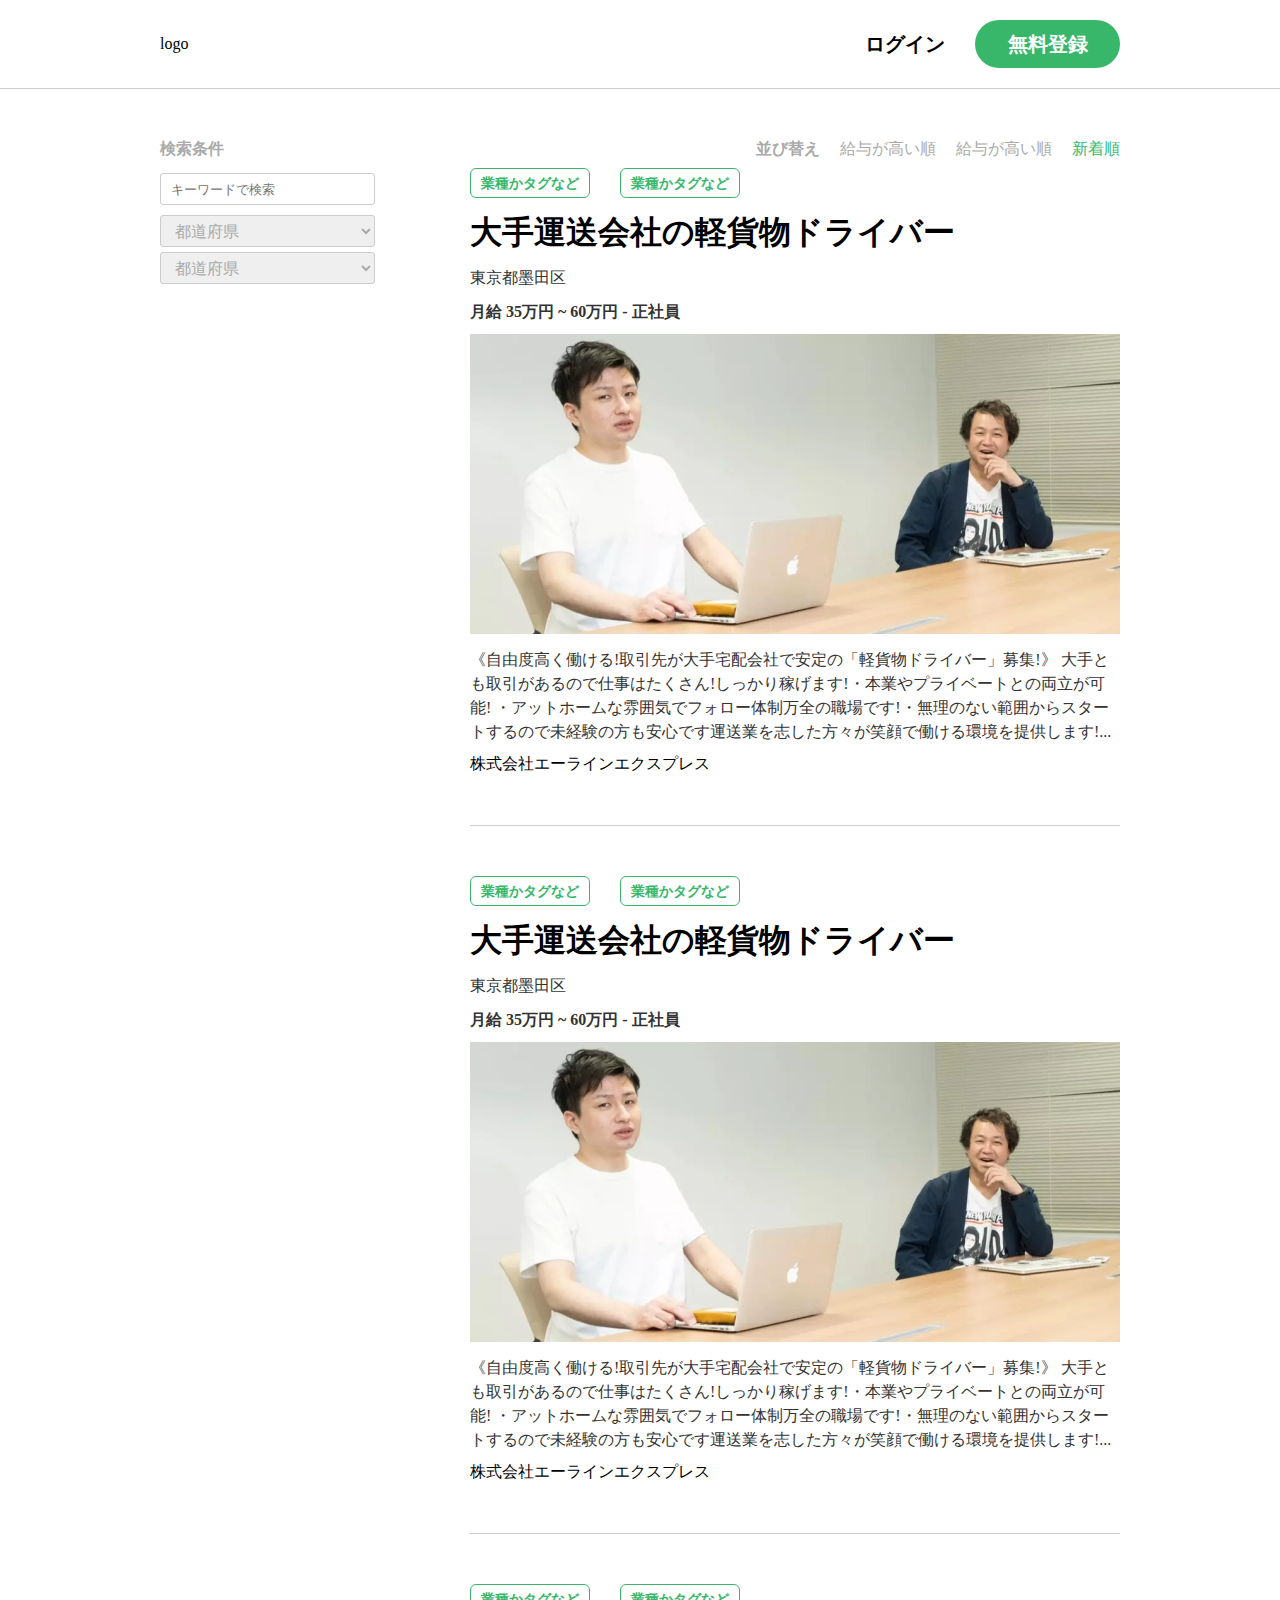
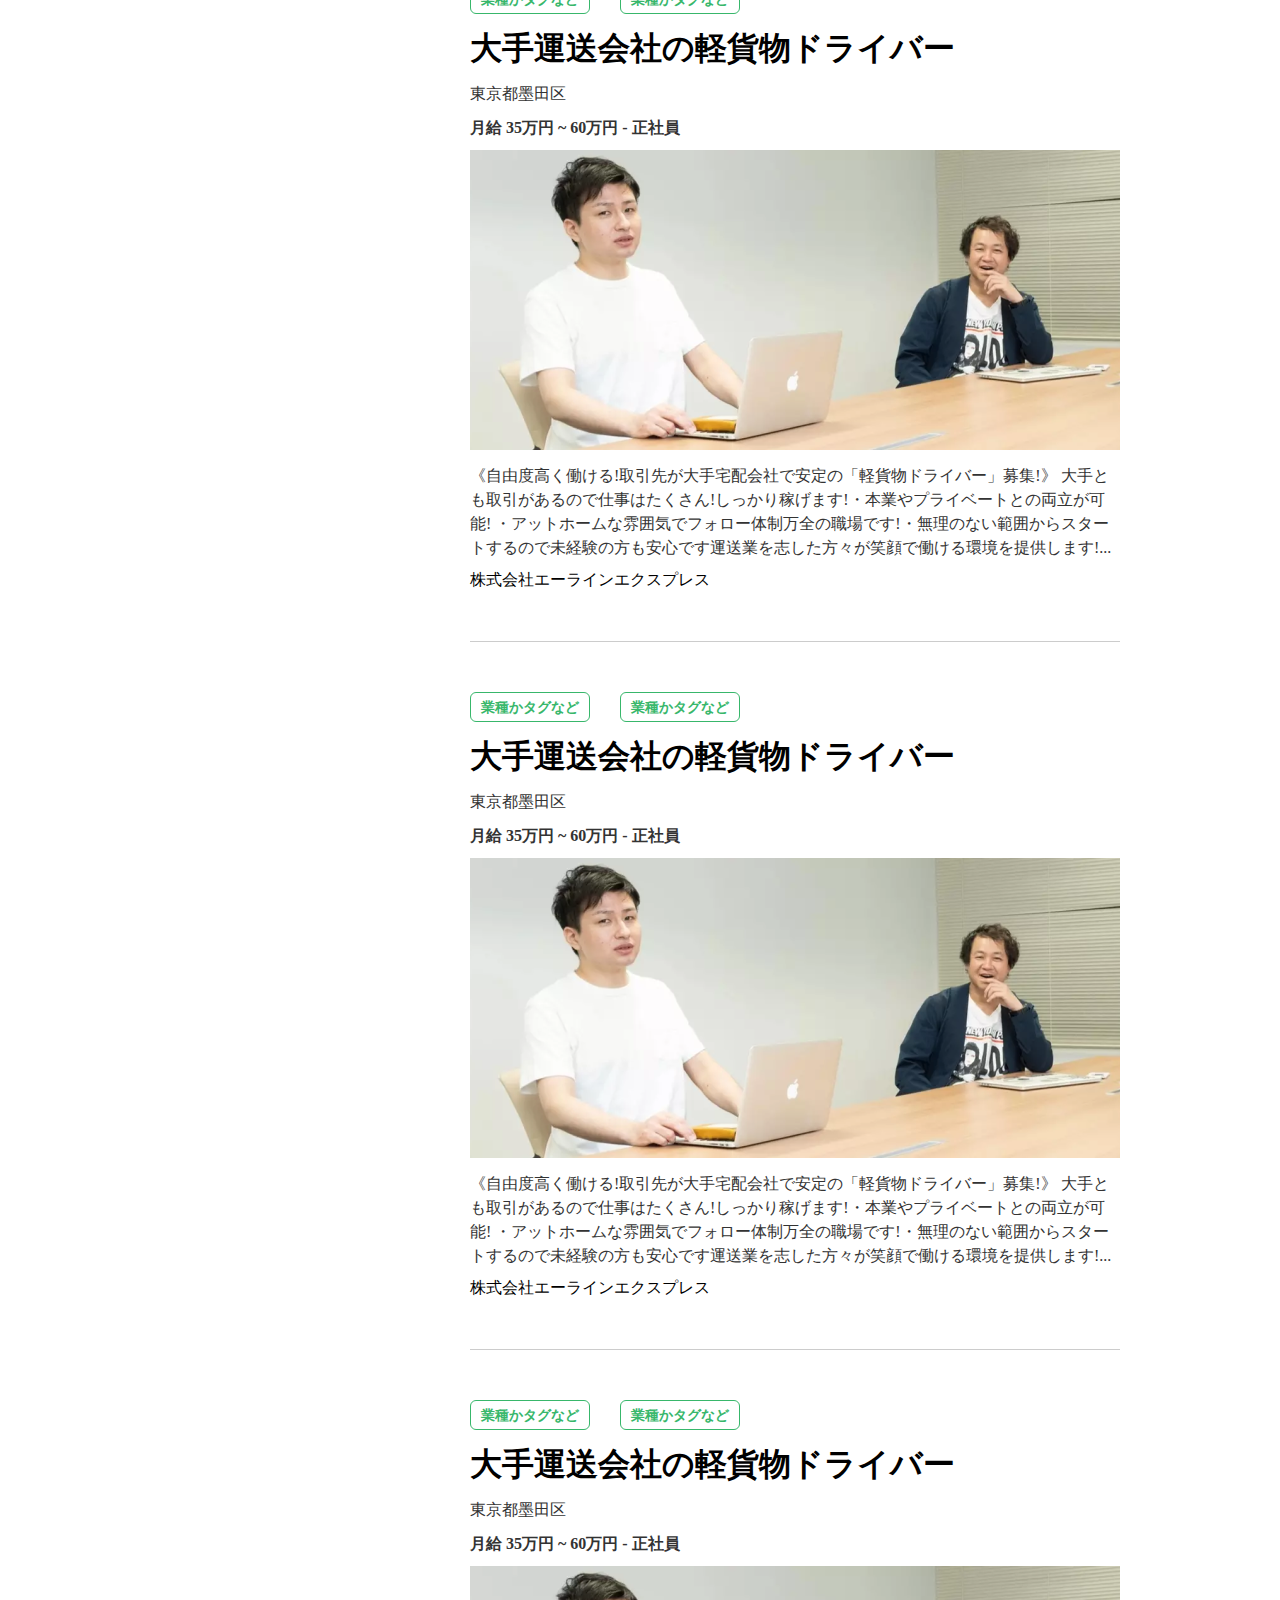
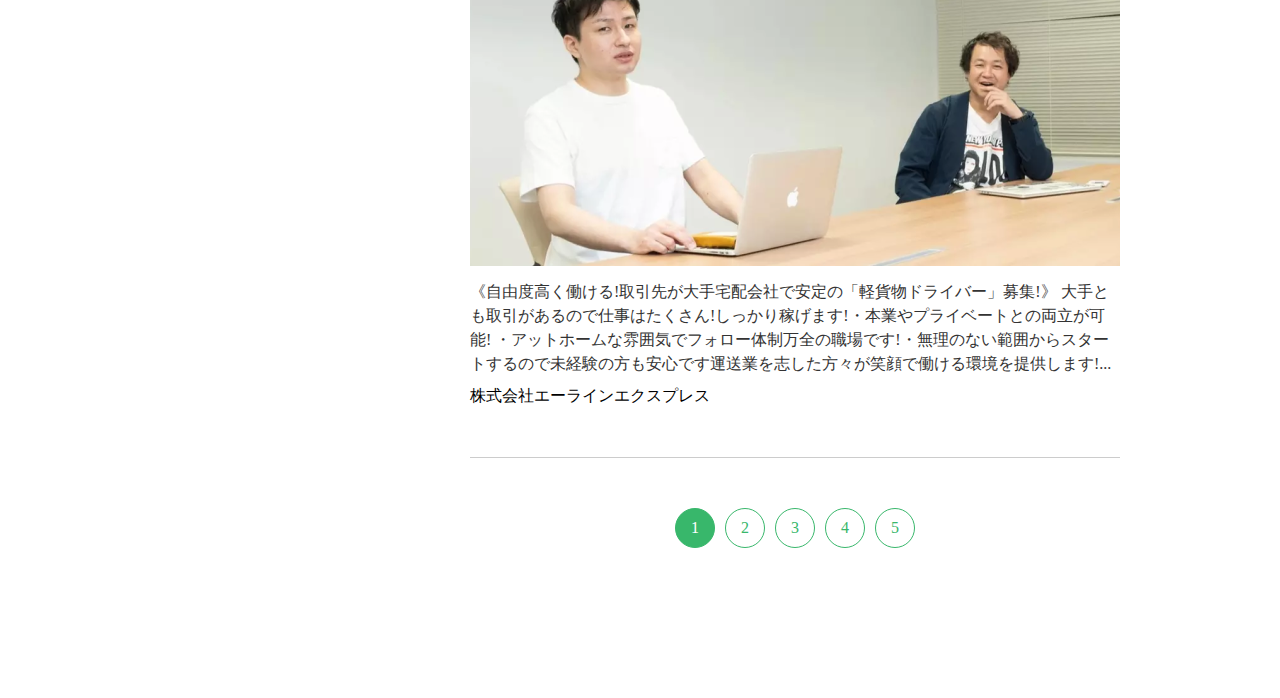
<file: index.html>
<!DOCTYPE html>
<html lang="en">
<head>
    <meta charset="UTF-8">
    <meta http-equiv="X-UA-Compatible" content="IE=edge">
    <meta name="viewport" content="width=device-width, initial-scale=1.0">
    <title>Constructive job book</title>
    <link rel="stylesheet" href="style.css">
</head>
<body>
    
    <header>
        <nav class="container">
            <div class="nav-brand">logo</div>
            <div class="nav-menu">
                <ul class="nav-lists">
                    <li class="nav-list"><a href="#" class="nav-link">ログイン</a></li>
                    <li class="nav-list"><a href="#" class="nav-link btn regi-btn">無料登録</a></li>
                </ul>
            </div>
        </nav>
    </header>

    <main>
        <div class="container">
            <div class="flex flex-wrap justify-space-between align-center hide-flex-sp">
                <h3 class="sub-title">検索条件</h3>

                <div class="sort-by">
                    <h4 class="sort-by-title">並び替え</h4>
                    <ul id="sort">
                        <li><a href="#" class="sort-option">給与が高い順</a></li>
                        <li><a href="#" class="sort-option">給与が高い順</a></li>
                        <li><a href="#" class="sort-option active">新着順</a></li>
                    </ul>
                </div>

            </div>
            <div class="flex justify-space-between content gap-20">
                <div class="side-bar">
                    
                    <form action="" class="flex dir-column">
                        <input type="text" name="" id="" placeholder="キーワードで検索" class="input">
                        
                        <div class="select-group" id="filter">
                            <select name="" class="input pc">
                                <option value="">都道府県</option>
                            </select>
                            <select name="" class="input pc">
                                <option value="">都道府県</option>
                            </select>
                        </div>
                    </form>

                    <div class="sp full-width">
                        <div class="mob-filters flex flex-wrap justify-space-between">
                            <button data-ctr="filter">
                                <span class="icon">
                                    <img src="assets/imgs/icon/filter.png" alt="">
                                </span>
                                <span class="text">絞り込み</span>
                            </button>
                            <button data-ctr="sort">
                                <span class="icon">
                                    <img src="assets/imgs/icon/sort.png" alt="">
                                </span>
                                <span class="text">並び替え</span>
                            </button>
                        </div>
                    </div>

                </div>
                <div class="posts flex dir-column flex-wrap">
                    
                    <article>
                        <ul class="tags flex">
                            <li class="tag"><a href="#">業種かタグなど</a></li>
                            <li class="tag"><a href="#">業種かタグなど</a></li>
                        </ul>
                        <h2 class="article-title">大手運送会社の軽貨物ドライバー</h2>
                        <p class="article-address">東京都墨田区</p>
                        <h4 class="article-infos">月給 35万円 ~ 60万円 - 正社員</h4>
                        <div class="article-feature">
                            <img src="assets/imgs/article1.png" alt="">
                        </div>
                        <p class="article-summary">《自由度高く働ける!取引先が大手宅配会社で安定の「軽貨物ドライバー」募集!》
                            大手とも取引があるので仕事はたくさん!しっかり稼げます!・本業やプライベートとの両立が可能!
                            ・アットホームな雰囲気でフォロー体制万全の職場です!・無理のない範囲からスタートするので未経験の方も安心です運送業を志した方々が笑顔で働ける環境を提供します!...</p>
                        <div class="article-name">株式会社エーラインエクスプレス</div>
                    </article>
                    <article>
                        <ul class="tags flex">
                            <li class="tag"><a href="#">業種かタグなど</a></li>
                            <li class="tag"><a href="#">業種かタグなど</a></li>
                        </ul>
                        <h2 class="article-title">大手運送会社の軽貨物ドライバー</h2>
                        <p class="article-address">東京都墨田区</p>
                        <h4 class="article-infos">月給 35万円 ~ 60万円 - 正社員</h4>
                        <div class="article-feature">
                            <img src="assets/imgs/article1.png" alt="">
                        </div>
                        <p class="article-summary">《自由度高く働ける!取引先が大手宅配会社で安定の「軽貨物ドライバー」募集!》
                            大手とも取引があるので仕事はたくさん!しっかり稼げます!・本業やプライベートとの両立が可能!
                            ・アットホームな雰囲気でフォロー体制万全の職場です!・無理のない範囲からスタートするので未経験の方も安心です運送業を志した方々が笑顔で働ける環境を提供します!...</p>
                        <div class="article-name">株式会社エーラインエクスプレス</div>
                    </article>
                    <article>
                        <ul class="tags flex">
                            <li class="tag"><a href="#">業種かタグなど</a></li>
                            <li class="tag"><a href="#">業種かタグなど</a></li>
                        </ul>
                        <h2 class="article-title">大手運送会社の軽貨物ドライバー</h2>
                        <p class="article-address">東京都墨田区</p>
                        <h4 class="article-infos">月給 35万円 ~ 60万円 - 正社員</h4>
                        <div class="article-feature">
                            <img src="assets/imgs/article1.png" alt="">
                        </div>
                        <p class="article-summary">《自由度高く働ける!取引先が大手宅配会社で安定の「軽貨物ドライバー」募集!》
                            大手とも取引があるので仕事はたくさん!しっかり稼げます!・本業やプライベートとの両立が可能!
                            ・アットホームな雰囲気でフォロー体制万全の職場です!・無理のない範囲からスタートするので未経験の方も安心です運送業を志した方々が笑顔で働ける環境を提供します!...</p>
                        <div class="article-name">株式会社エーラインエクスプレス</div>
                    </article>
                    <article>
                        <ul class="tags flex">
                            <li class="tag"><a href="#">業種かタグなど</a></li>
                            <li class="tag"><a href="#">業種かタグなど</a></li>
                        </ul>
                        <h2 class="article-title">大手運送会社の軽貨物ドライバー</h2>
                        <p class="article-address">東京都墨田区</p>
                        <h4 class="article-infos">月給 35万円 ~ 60万円 - 正社員</h4>
                        <div class="article-feature">
                            <img src="assets/imgs/article1.png" alt="">
                        </div>
                        <p class="article-summary">《自由度高く働ける!取引先が大手宅配会社で安定の「軽貨物ドライバー」募集!》
                            大手とも取引があるので仕事はたくさん!しっかり稼げます!・本業やプライベートとの両立が可能!
                            ・アットホームな雰囲気でフォロー体制万全の職場です!・無理のない範囲からスタートするので未経験の方も安心です運送業を志した方々が笑顔で働ける環境を提供します!...</p>
                        <div class="article-name">株式会社エーラインエクスプレス</div>
                    </article>
                    <article>
                        <ul class="tags flex">
                            <li class="tag"><a href="#">業種かタグなど</a></li>
                            <li class="tag"><a href="#">業種かタグなど</a></li>
                        </ul>
                        <h2 class="article-title">大手運送会社の軽貨物ドライバー</h2>
                        <p class="article-address">東京都墨田区</p>
                        <h4 class="article-infos">月給 35万円 ~ 60万円 - 正社員</h4>
                        <div class="article-feature">
                            <img src="assets/imgs/article1.png" alt="">
                        </div>
                        <p class="article-summary">《自由度高く働ける!取引先が大手宅配会社で安定の「軽貨物ドライバー」募集!》
                            大手とも取引があるので仕事はたくさん!しっかり稼げます!・本業やプライベートとの両立が可能!
                            ・アットホームな雰囲気でフォロー体制万全の職場です!・無理のない範囲からスタートするので未経験の方も安心です運送業を志した方々が笑顔で働ける環境を提供します!...</p>
                        <div class="article-name">株式会社エーラインエクスプレス</div>
                    </article>

                    <ul class="pagination">
                        <li class="pagination-list"><a href="#" class="pagination-link active">1</a></li>
                        <li class="pagination-list"><a href="#" class="pagination-link">2</a></li>
                        <li class="pagination-list"><a href="#" class="pagination-link">3</a></li>
                        <li class="pagination-list"><a href="#" class="pagination-link">4</a></li>
                        <li class="pagination-list"><a href="#" class="pagination-link">5</a></li>
                    </ul>

                </div>
            </div>
        </div>
    </main>

    <div class="modal">
        <div id="backdrop"></div>
        <div class="content">
            <h2 class="title">絞り込み検索</h2>
            <div class="main">
                <form action="" class="flex dir-column">
                    <select name="" id="" class="input full-width">
                        <option value="">都道府県</option>
                    </select>
                    <select name="" id="" class="input full-width">
                        <option value="">都道府県</option>
                    </select>
                </form>
                <ul class="lists">
                    <li class="list">
                        <span>給与が高い順</span>
                        <span>
                            <img src="assets/imgs/icon/arrow-right.png" alt="">
                        </span>
                    </li>
                    <li class="list">
                        <span>給与が高い順</span>
                        <span>
                            <img src="assets/imgs/icon/arrow-right.png" alt="">
                        </span>
                    </li>
                    <li class="list">
                        <span>給与が高い順</span>
                        <span>
                            <img src="assets/imgs/icon/arrow-right.png" alt="">
                        </span>
                    </li>
                </ul>
            </div>
            <div class="btn">絞り込み</div>
        </div>
    </div>

    <div class="modal text-center" id="reg-modal">
        <div id="backdrop"></div>

        <div class="content">
            <h2 class="title">無料登録で利用できます</h2>
            <div class="main">
                <p>登録はメールアドレスとパスワードのみ。<br>
                    10秒で完了します。</p>
            </div>
            <div class="btn">新規登録に進む</div>
            <a href="#" class="!account">すでにアカウトをお持ちの方</a>
        </div>
        
    </div>
    

    <script src="assets/js/app.js"></script>
</body>
</html>
</file>
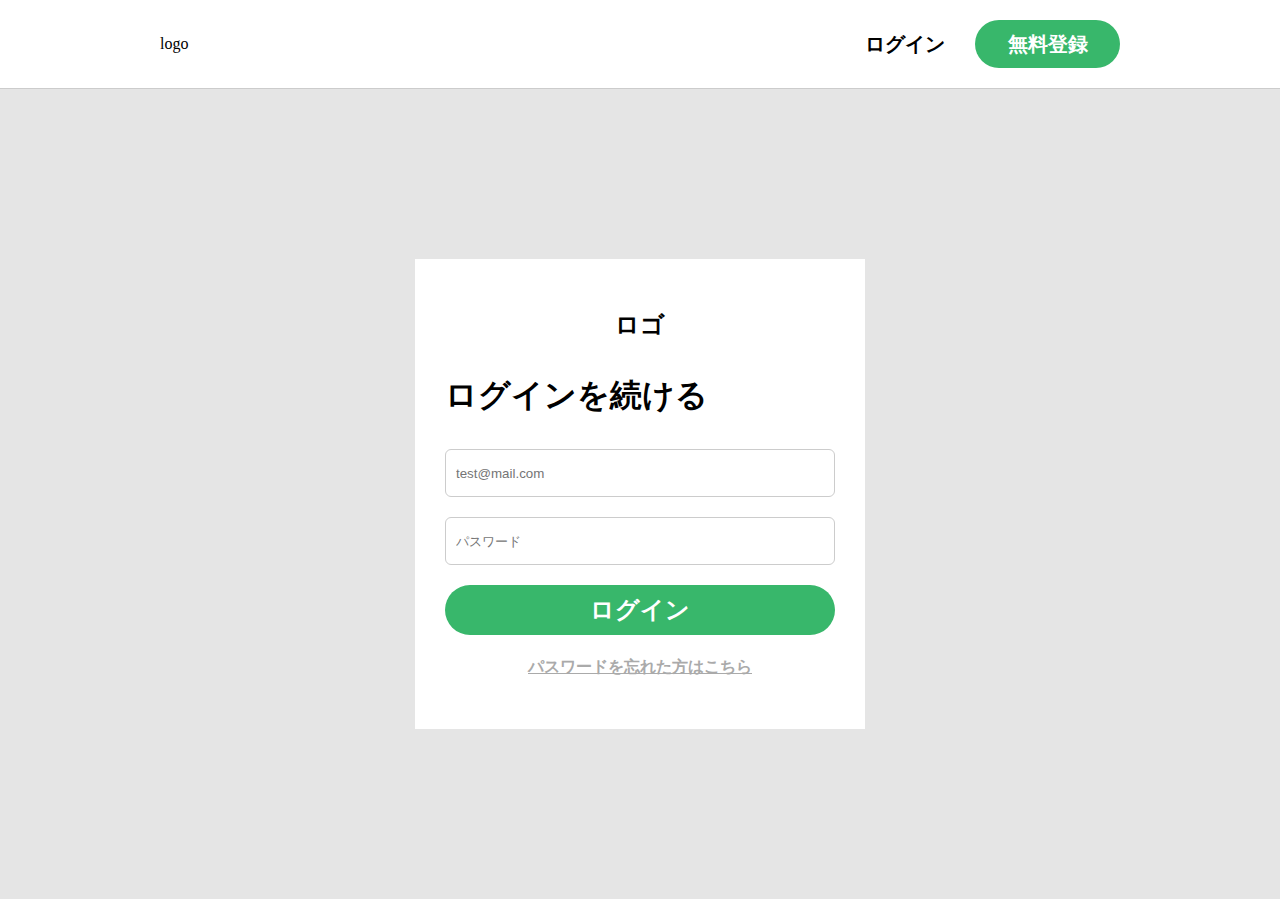
<file: continue-login.html>
<!DOCTYPE html>
<html lang="en">
<head>
    <meta charset="UTF-8">
    <meta http-equiv="X-UA-Compatible" content="IE=edge">
    <meta name="viewport" content="width=device-width, initial-scale=1.0">
    <title>Document</title>
    <link rel="stylesheet" href="style.css">
</head>
<body>
    
    <header>
        <nav class="container">
            <div class="nav-brand">logo</div>
            <div class="nav-menu">
                <ul class="nav-lists">
                    <li class="nav-list"><a href="#" class="nav-link">ログイン</a></li>
                    <li class="nav-list"><a href="#" class="nav-link btn regi-btn">無料登録</a></li>
                </ul>
            </div>
        </nav>
    </header>


        <div class="login-page">
            <div class="login-form">
                <h2 class="heading text-center">ロゴ</h2>
                <h2 class="login-form-title">ログインを続ける</h2>
                <form action="">
                    <input type="email" name="" id="" placeholder="test@mail.com">
                    <input type="password" name="" id="" placeholder="パスワード">
                    <button>ログイン</button>
                </form>
                <a href="#">パスワードを忘れた方はこちら</a>
            </div>
        </div>
    
        <div class="modal text-center" id="reg-modal">
            <div id="backdrop"></div>
    
            <div class="content">
                <h2 class="title">無料登録で利用できます</h2>
                <div class="main">
                    <p>登録はメールアドレスとパスワードのみ。<br>
                        10秒で完了します。</p>
                </div>
                <div class="btn">新規登録に進む</div>
                <a href="#" class="!account">すでにアカウトをお持ちの方</a>
            </div>
            
        </div>

        <script src="assets/js/app.js"></script>
</body>
</html>
</file>
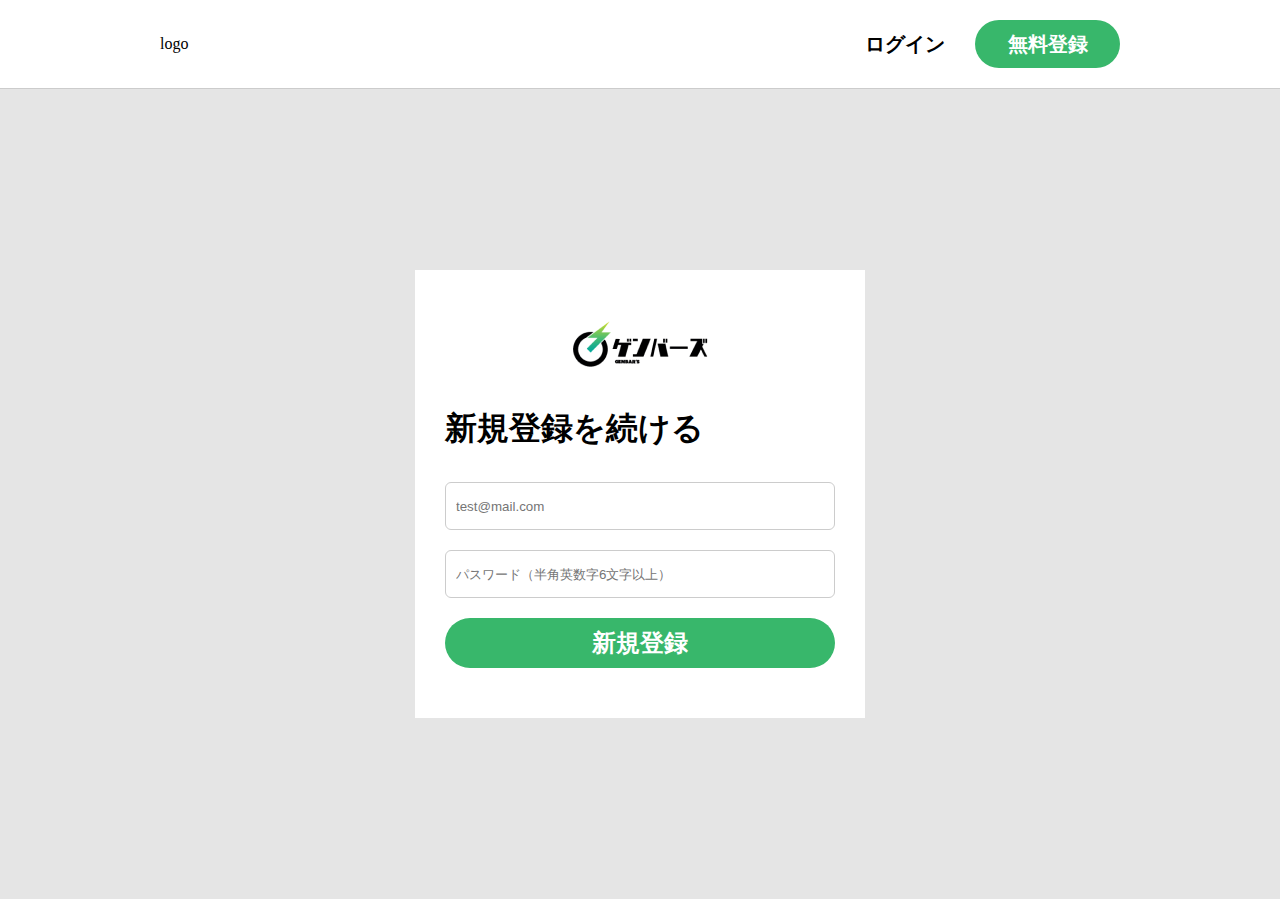
<file: continue-registration.html>
<!DOCTYPE html>
<html lang="en">
<head>
    <meta charset="UTF-8">
    <meta http-equiv="X-UA-Compatible" content="IE=edge">
    <meta name="viewport" content="width=device-width, initial-scale=1.0">
    <title>Document</title>
    <link rel="stylesheet" href="style.css">
</head>
<body>
    
    <header>
        <nav class="container">
            <div class="nav-brand">logo</div>
            <div class="nav-menu">
                <ul class="nav-lists">
                    <li class="nav-list"><a href="#" class="nav-link">ログイン</a></li>
                    <li class="nav-list"><a href="#" class="nav-link btn regi-btn">無料登録</a></li>
                </ul>
            </div>
        </nav>
    </header>


        <div class="login-page">
            <div class="login-form">
                <h2 class="heading text-center"><img src="assets/imgs/image 1.png" alt=""></h2>
                <h2 class="login-form-title">新規登録を続ける</h2>
                <form action="">
                    <input type="email" name="" id="" placeholder="test@mail.com">
                    <input type="password" name="" id="" placeholder="パスワード（半角英数字6文字以上）">
                    <button>新規登録</button>
                </form>
            </div>
        </div>

        <div class="modal text-center" id="reg-modal">
            <div id="backdrop"></div>
    
            <div class="content">
                <h2 class="title">無料登録で利用できます</h2>
                <div class="main">
                    <p>登録はメールアドレスとパスワードのみ。<br>
                        10秒で完了します。</p>
                </div>
                <div class="btn">新規登録に進む</div>
                <a href="#" class="!account">すでにアカウトをお持ちの方</a>
            </div>
            
        </div>
    
        <script src="assets/js/app.js"></script>
</body>
</html>
</file>
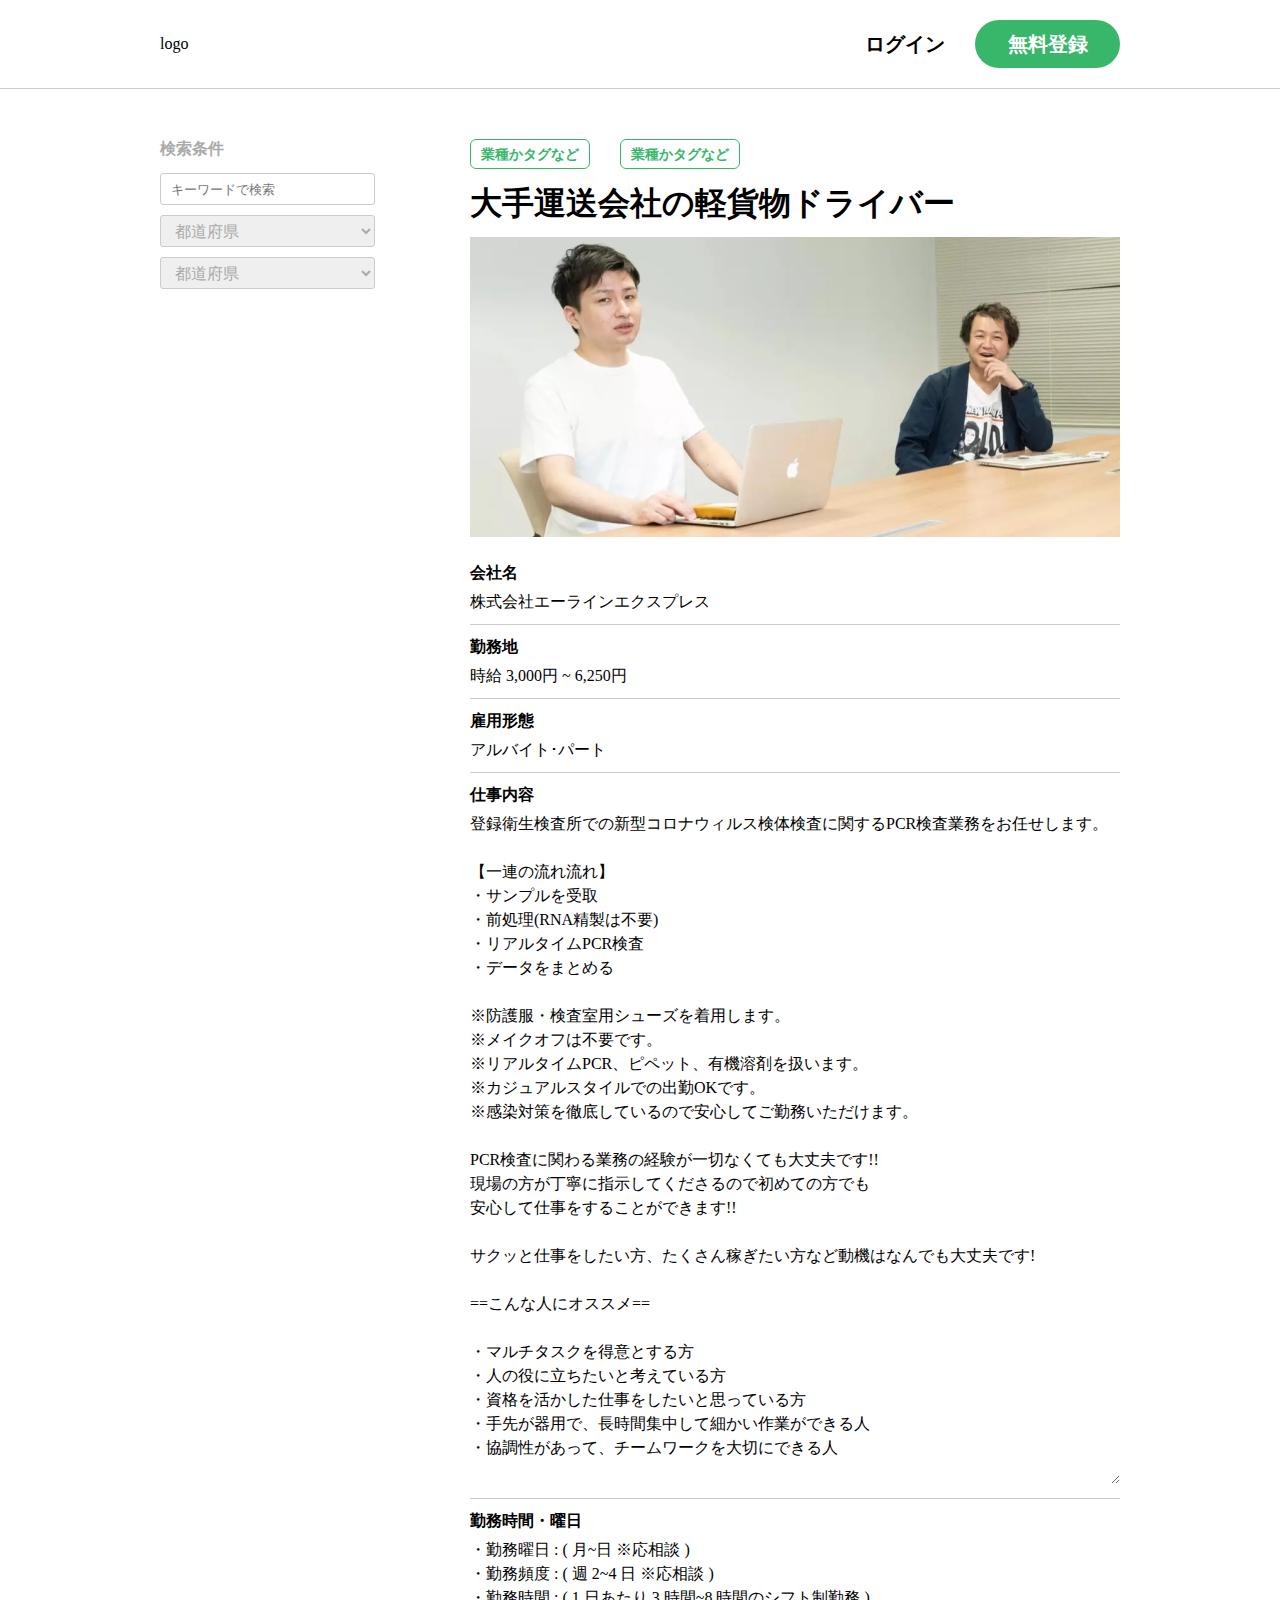
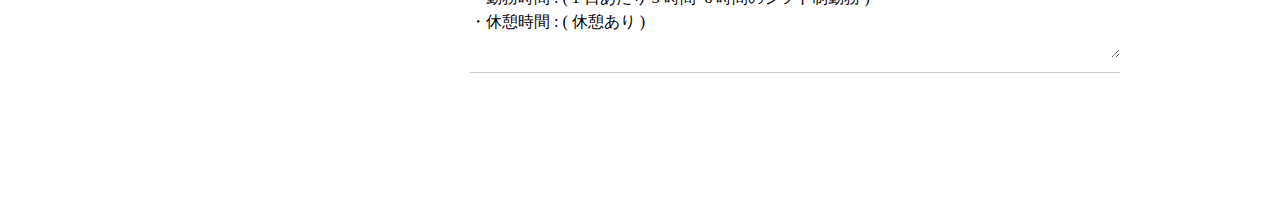
<file: details.html>
<!DOCTYPE html>
<html lang="en">
<head>
    <meta charset="UTF-8">
    <meta http-equiv="X-UA-Compatible" content="IE=edge">
    <meta name="viewport" content="width=device-width, initial-scale=1.0">
    <title>Constructive job book</title>
    <link rel="stylesheet" href="style.css">
</head>
<body>
    <header>
        <nav class="container">
            <div class="nav-brand">logo</div>
            <div class="nav-menu">
                <ul class="nav-lists">
                    <li class="nav-list"><a href="#" class="nav-link">ログイン</a></li>
                    <li class="nav-list"><a href="#" class="nav-link btn regi-btn">無料登録</a></li>
                </ul>
            </div>
        </nav>
    </header>
    <main>
        <div class="container">
            <div class="flex justify-space-between flex-wrap">
                <div class="side-bar">
                    <h3 class="sub-title">検索条件</h3>
                    <form action="" class="flex dir-column">
                        <input type="text" name="" id="" placeholder="キーワードで検索" class="input">
                        <select name="" id="" class="input">
                            <option value="">都道府県</option>
                        </select>
                        <select name="" id="" class="input">
                            <option value="">都道府県</option>
                        </select>
                    </form>
                </div>
                <div class="posts flex dir-column flex-wrap">
                    <article class="no-border">
                        <ul class="tags flex">
                            <li class="tag"><a href="#">業種かタグなど</a></li>
                            <li class="tag"><a href="#">業種かタグなど</a></li>
                        </ul>
                        <h2 class="article-title">大手運送会社の軽貨物ドライバー</h2>
                        <div class="article-feature">
                            <img src="assets/imgs/article1.png" alt="">
                        </div>
                        <ul class="article-details">
                            <li class="article-detaile">
                                <h4 class="article-detaile-title">会社名</h4>
                                <p class="article-detaile-desc">株式会社エーラインエクスプレス</p>
                            </li>
                            <li class="article-detaile">
                                <h4 class="article-detaile-title">勤務地</h4>
                                <p class="article-detaile-desc">時給 3,000円 ~ 6,250円</p>
                            </li>
                            <li class="article-detaile">
                                <h4 class="article-detaile-title">雇用形態</h4>
                                <p class="article-detaile-desc">アルバイト･パート</p>
                            </li>
                            <li class="article-detaile">
                                <h4 class="article-detaile-title">仕事内容</h4>
                                <textarea class="article-detaile-desc">
登録衛生検査所での新型コロナウィルス検体検査に関するPCR検査業務をお任せします。

【一連の流れ流れ】
・サンプルを受取
・前処理(RNA精製は不要)
・リアルタイムPCR検査
・データをまとめる

※防護服・検査室用シューズを着用します。
※メイクオフは不要です。
※リアルタイムPCR、ピペット、有機溶剤を扱います。
※カジュアルスタイルでの出勤OKです。
※感染対策を徹底しているので安心してご勤務いただけます。

PCR検査に関わる業務の経験が一切なくても大丈夫です!!
現場の方が丁寧に指示してくださるので初めての方でも
安心して仕事をすることができます!!

サクッと仕事をしたい方、たくさん稼ぎたい方など動機はなんでも大丈夫です!

==こんな人にオススメ==

・マルチタスクを得意とする方
・人の役に立ちたいと考えている方
・資格を活かした仕事をしたいと思っている方
・手先が器用で、長時間集中して細かい作業ができる人
・協調性があって、チームワークを大切にできる人
                                </textarea>
                            </li>
                            <li class="article-detaile">
                                <h4 class="article-detaile-title">勤務時間・曜日</h4>
                                <textarea class="article-detaile-desc">
・勤務曜日 : ( 月~日 ※応相談 )
・勤務頻度 : ( 週 2~4 日 ※応相談 )
・勤務時間 : ( 1 日あたり 3 時間~8 時間のシフト制勤務 )
・休憩時間 : ( 休憩あり )
                                </textarea>
                            </li>
                        </ul>   
                        </div>
                    </article>
                </div>
            </div>
        </div>
    </main>

    <div class="modal text-center" id="reg-modal">
        <div id="backdrop"></div>

        <div class="content">
            <h2 class="title">無料登録で利用できます</h2>
            <div class="main">
                <p>登録はメールアドレスとパスワードのみ。<br>
                    10秒で完了します。</p>
            </div>
            <div class="btn">新規登録に進む</div>
            <a href="#" class="!account">すでにアカウトをお持ちの方</a>
        </div>
        
    </div>

    <script src="assets/js/app.js"></script>
</body>
</html>
</file>
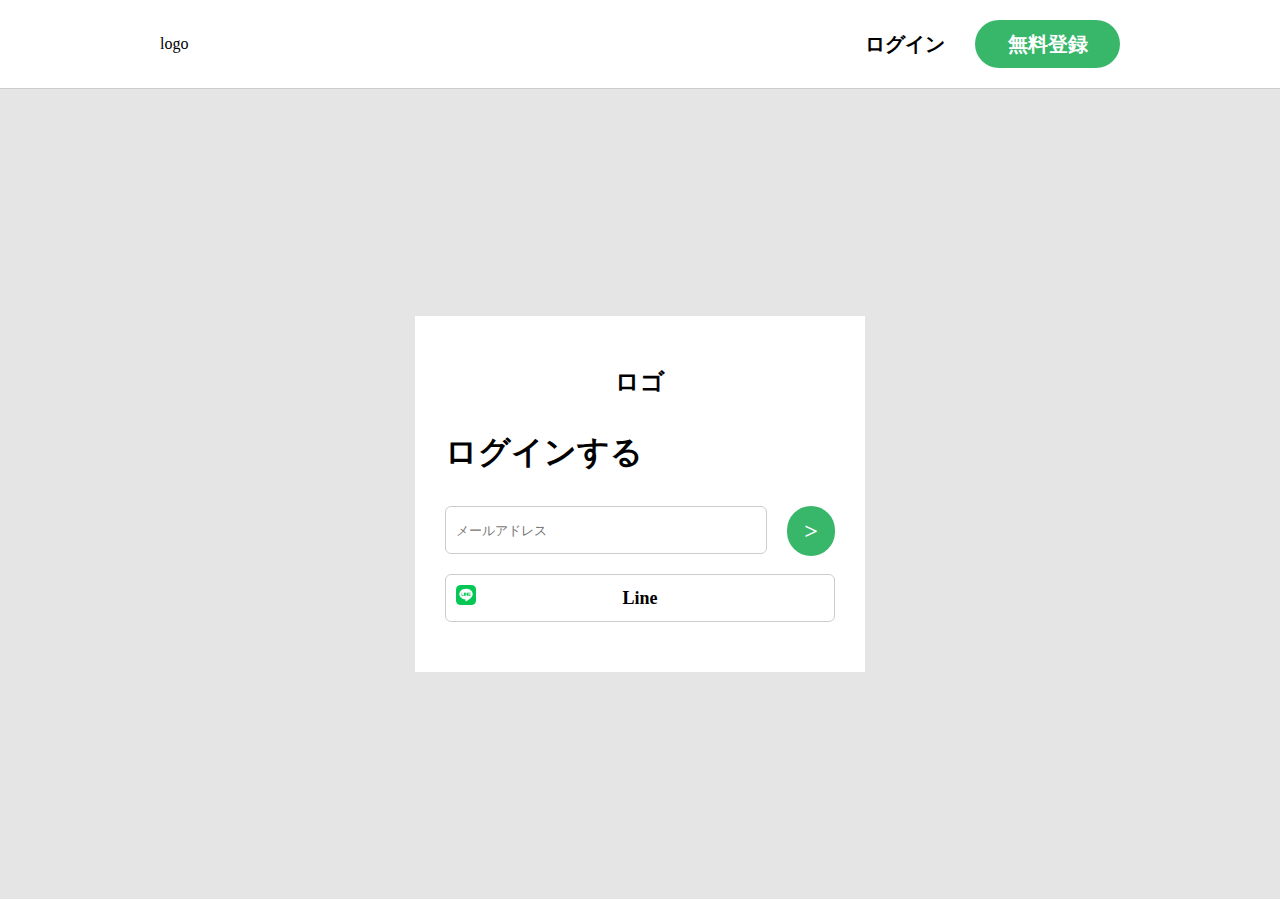
<file: login.html>
<!DOCTYPE html>
<html lang="en">
<head>
    <meta charset="UTF-8">
    <meta http-equiv="X-UA-Compatible" content="IE=edge">
    <meta name="viewport" content="width=device-width, initial-scale=1.0">
    <title>Document</title>
    <link rel="stylesheet" href="style.css">
</head>
<body>
    
    <header>
        <nav class="container">
            <div class="nav-brand">logo</div>
            <div class="nav-menu">
                <ul class="nav-lists">
                    <li class="nav-list"><a href="#" class="nav-link">ログイン</a></li>
                    <li class="nav-list"><a href="#" class="nav-link btn regi-btn">無料登録</a></li>
                </ul>
            </div>
        </nav>
    </header>


        <div class="login-page">
            <div class="login-form">
                <h2 class="heading text-center">ロゴ</h2>
                <h2 class="login-form-title">ログインする</h2>
                <form action="" class="regi-form">
                    <input type="email" name="" id="" placeholder="メールアドレス">
                    <button>></button>
                </form>
                <button class="help">
                    <span>
                        <img src="assets/imgs/icon/LINE_logo.svg.webp" alt="">
                    </span>
                    <span class="text">Line</span>
                </button>
            </div>
        </div>

        <div class="modal text-center" id="reg-modal">
            <div id="backdrop"></div>
    
            <div class="content">
                <h2 class="title">無料登録で利用できます</h2>
                <div class="main">
                    <p>登録はメールアドレスとパスワードのみ。<br>
                        10秒で完了します。</p>
                </div>
                <div class="btn">新規登録に進む</div>
                <a href="#" class="!account">すでにアカウトをお持ちの方</a>
            </div>
            
        </div>
    
        <script src="assets/js/app.js"></script>
</body>
</html>
</file>
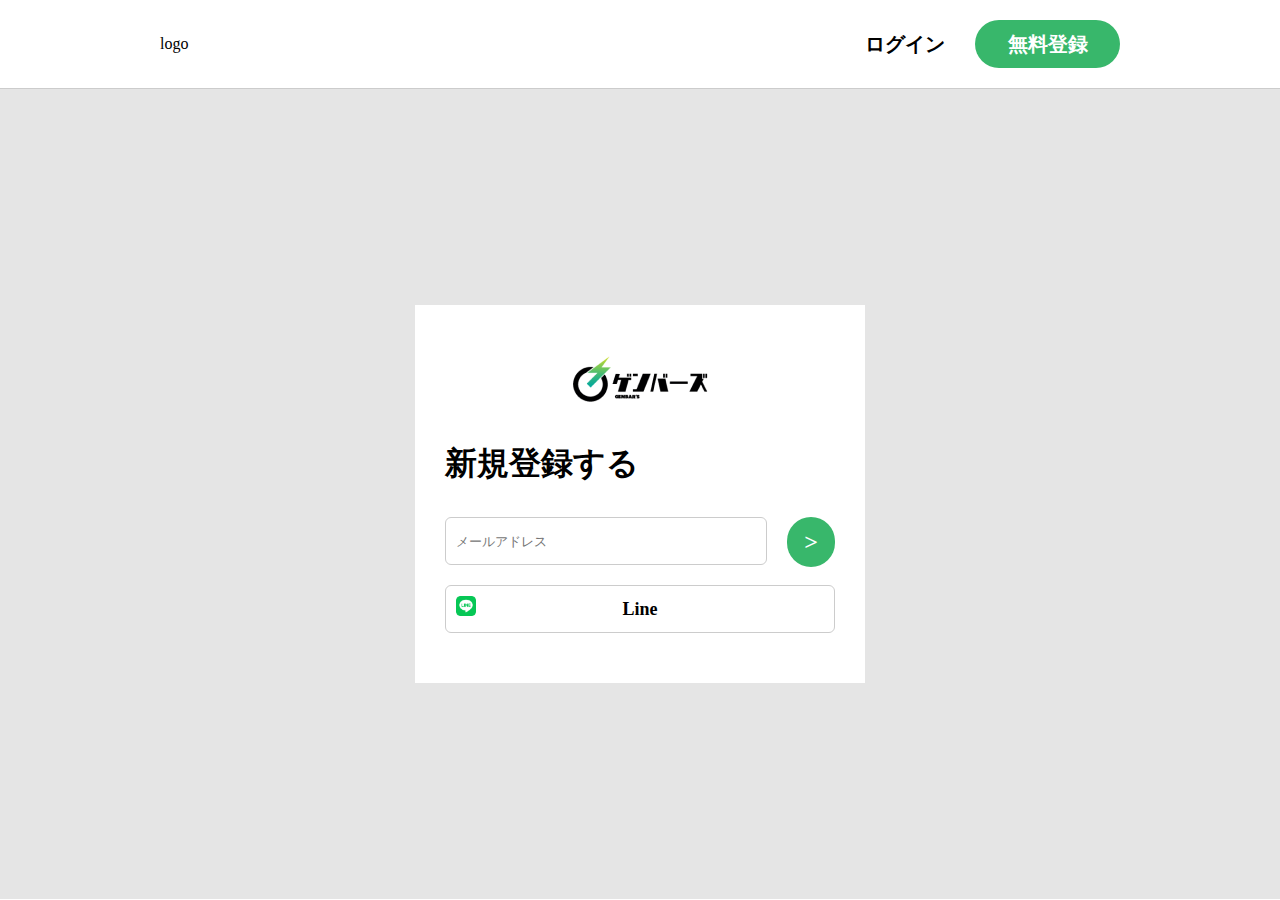
<file: registration.html>
<!DOCTYPE html>
<html lang="en">
<head>
    <meta charset="UTF-8">
    <meta http-equiv="X-UA-Compatible" content="IE=edge">
    <meta name="viewport" content="width=device-width, initial-scale=1.0">
    <title>Document</title>
    <link rel="stylesheet" href="style.css">
</head>
<body>
    
    <header>
        <nav class="container">
            <div class="nav-brand">logo</div>
            <div class="nav-menu">
                <ul class="nav-lists">
                    <li class="nav-list"><a href="#" class="nav-link">ログイン</a></li>
                    <li class="nav-list"><a href="#" class="nav-link btn regi-btn">無料登録</a></li>
                </ul>
            </div>
        </nav>
    </header>


        <div class="login-page">
            <div class="login-form">
                <h2 class="heading text-center"><img src="assets/imgs/image 1.png" alt=""></h2>
                <h2 class="login-form-title">新規登録する</h2>
                <form action="" class="regi-form">
                    <input type="email" name="" id="" placeholder="メールアドレス">
                    <button>></button>
                </form>
                <button class="help">
                    <span>
                        <img src="assets/imgs/icon/LINE_logo.svg.webp" alt="">
                    </span>
                    <span class="text">Line</span>
                </button>
            </div>
        </div>

        <div class="modal text-center" id="reg-modal">
            <div id="backdrop"></div>
    
            <div class="content">
                <h2 class="title">無料登録で利用できます</h2>
                <div class="main">
                    <p>登録はメールアドレスとパスワードのみ。<br>
                        10秒で完了します。</p>
                </div>
                <div class="btn">新規登録に進む</div>
                <a href="#" class="!account">すでにアカウトをお持ちの方</a>
            </div>
            
        </div>
    
        <script src="assets/js/app.js"></script>
</body>
</html>
</file>
<file: style.css>
*,*::after,*::before{
    margin: 0;
    padding: 0;
    box-sizing: border-box;
}

:root{
    --primary-color: #38B76B;
    --secondary-color: #EFEFEF;
    --primary-font-color: #000;
    --secondary-font-color: #AAAAAA;
    --font-grey: #333;

}

img{
    max-width: 100%;
}

main{
    margin-top: 50px;
    margin-bottom: 100px;
}

.container{
    margin-left: auto;
    margin-right: auto;
}

.no-border{
    border: none !important;
}

.text-center{
    text-align: center;
}

.flex{
    display: flex;
}

.justify-space-between{
    justify-content: space-between;
}

.align-center{
    align-items: center;
}

.dir-column{
    flex-direction: column;
}

.flex-wrap{
    flex-wrap: wrap;
}

.gap-20{
    gap: 20px;
}

.pc{
    display: block;
}

.sp{
    display: none;
}

.full-width{
    width: 100% !important;
}

/*--Mob filter--*/
.mob-filters {
    margin-top: 10px;
    margin-bottom: 50px;
}

.mob-filters button{
    background-color: var(--primary-color);
    color: #fff;
    border: 0;
    padding: 5px;
    min-width: 135px;
    min-height: 32px;
    border-radius: 3px;
    display: flex;
    justify-content: start;
    align-items: center;
    padding-left: 10px;
    padding-right: 10px;
    gap: 5px;
}

.mob-filters button .span{
    font-family: Inter;
    font-size: 16px;
    font-weight: 700;
    line-height: 19px;

}


/*--Header starts--*/
header{
    border-bottom: 1px solid #ccc;
    padding-top: 20px;
    padding-bottom: 20px;
}

nav{
    display: flex;
    justify-content: space-between;
    align-items: center;
    flex-wrap: wrap;
}

.nav-lists{
    display: flex;
    list-style: none;
    justify-content: end;
    align-items: center;
    gap: 30px;
}

.nav-lists .nav-list .nav-link{
    font-family: Hiragino Kaku Gothic Pro;
    font-size: 20px;
    font-weight: 600;
    line-height: 30px;
    text-decoration: none;
    color: #000;
}

.nav-lists .nav-list .nav-link.btn{
    background-color: var(--primary-color);
    color: #fff;
    height: 48px;
    border-radius: 40px;
    display: flex;
    justify-content: center;
    align-items: center;
    min-width: 145px;
}

/*--Side bar--*/
.sub-title{
    font-family: Inter;
    font-size: 16px;
    font-weight: 700;
    line-height: 19px;
    letter-spacing: 0em;
    text-align: left;
    color: var(--secondary-font-color);
    margin-bottom: 10px;
}

.input{
    height: 32px;
    border-radius: 3px;
    width: 215px;
    padding-left: 10px;
    padding-right: 10px;
    border: solid 0.5px #CCCCCC;
    margin-top: 5px;
    margin-bottom: 5px;
}

.input:focus{
    outline: none;
}

.side-bar select{
    font-family: Inter;
    font-size: 16px;
    font-weight: 400;
    line-height: 19px;
    letter-spacing: 0em;
    text-align: left;
    color: var(--secondary-font-color);
}

.side-bar select:focus{
    outline: none;
}

/*--Sort by starts--*/
.sort-by .sort-by-title{
    font-family: Inter;
    font-size: 16px;
    font-weight: 700;
    line-height: 19px;
    color: var(--secondary-font-color);
}

.sort-by{
    text-align: right;
    display: flex;
    align-items: center;
    justify-content: end;
    gap: 20px;
    margin-bottom: 10px;
}

.sort-by ul{
    list-style: none;
    display: flex;
    justify-content: end;
    gap:  20px;
    flex-wrap: wrap;
}

.sort-by ul li a.sort-option{
    font-family: Inter;
    font-size: 16px;
    font-weight: 400;
    line-height: 19px;
    color: var(--secondary-font-color);
    text-decoration: none;
}

.sort-by ul li a.sort-option.active{
    color: var(--primary-color);
}

/*--Posts starts--*/
.posts{
    flex-basis: 650px;
}

.posts article{
    display: flex;
    flex-direction: column;
    row-gap: 10px;
    padding-top: 50px;
    padding-bottom: 50px;
    border-bottom: solid #ccc 1px;
}

.posts article:first-of-type{
    padding-top: 0;
}

.posts article .tags{
    list-style: none;
}

.posts article .tags{
    gap: 30px;
}

.posts article .article-feature{
    width: 100%;
}

.posts article .tags .tag a{
    font-family: Hiragino Kaku Gothic Pro;
    font-size: 14px;
    font-weight: 600;
    line-height: 21px;
    letter-spacing: 0em;
    text-align: left;
    color: var(--primary-color);
    text-decoration: none;
    border: solid 1px var(--primary-color);
    border-radius: 6px;
    height: 30px;
    display: flex;
    justify-content: center;
    align-items: center;
    padding-left: 10px;
    padding-right: 10px;
}

.posts article h2{
    font-family: Hiragino Kaku Gothic Pro;
    font-size: 32px;
    font-weight: 600;
    line-height: 48px;
    letter-spacing: 0em;
    text-align: left;
}

.posts article .article-address{
    font-family: Hiragino Kaku Gothic Pro;
    font-size: 16px;
    font-weight: 300;
    line-height: 24px;
    text-align: left;
    color: var(--font-grey);
}

.posts article .article-infos{
    font-family: Hiragino Kaku Gothic Pro;
    font-size: 16px;
    font-weight: 600;
    line-height: 24px;
    text-align: left;
    color: var(--font-grey);
}

.posts article .article-summary{
    font-family: Hiragino Kaku Gothic Pro;
    font-size: 16px;
    font-weight: 300;
    line-height: 24px;
    text-align: left;
    color: var(--font-grey);
}

.posts article .article-summary .article-name{
    font-family: Hiragino Kaku Gothic Pro;
    font-size: 16px;
    font-weight: 600;
    line-height: 24px;
    text-align: left;
    color: var(--secondary-font-color)
}

ul.article-details{
    list-style: none;
}

ul.article-details li.article-detaile{
    padding-top: 10px;
    padding-bottom: 10px;
    border-bottom: solid 1px #ccc;
}

ul.article-details li.article-detaile .article-detaile-title{
    font-family: Hiragino Kaku Gothic Pro;
    font-size: 16px;
    font-weight: 600;
    line-height: 24px;
    font-weight: bold;
    margin-bottom: 5px;
}

ul.article-details li.article-detaile .article-detaile-desc{
    font-family: Hiragino Kaku Gothic Pro;
    font-size: 16px;
    font-weight: 300;
    line-height: 24px;
}

ul.article-details li.article-detaile textarea.article-detaile-desc{
    /* overflow: hidden; */
    width: 100%;
    border: 0;
    overflow: hidden;
}

ul.article-details li.article-detaile textarea.article-detaile-desc:focus{
    outline: none;
}

/*--Pagination starts--*/
.pagination{
    display: flex;
    list-style: none;
    justify-content: center;
    margin-top: 50px;
    margin-bottom: 50px;
    flex-wrap: wrap;
}

.pagination .pagination-list .pagination-link{
    text-decoration: none;
    text-align: center;
    height: 40px;
    width: 40px;
    border-radius: 50%;
    border: solid 1px var(--primary-color);
    color: var(--primary-color);
    display: flex;
    justify-content: center;
    align-items: center;
    margin-left: 5px;
    margin-right: 5px;
}

.pagination .pagination-list .pagination-link.active{
    background-color: var(--primary-color);
    color: #fff;
}

/*--Modal--*/

.modal{
    width: 100vw;
    height: 100vh;
    position: fixed;
    top: 0;
    left: 0;
    right: 0;
    bottom: 0;
    display: none;
    justify-content: center;
    align-items: center;
    padding-left: 10px;
    padding-right: 10px;
}

.modal.active{
    display: flex;
}

.modal .title{
    font-family: Hiragino Kaku Gothic Pro;
    font-size: 20px;
    font-weight: 600;
    line-height: 30px;
    margin-bottom: 20px;
    
}

.modal #backdrop{
    background-color: rgba( 0, 0, 0, 0.2 );
    width: 100%;
    height: 100%;
    display: block;
    position: absolute;
    top: 0;
    left: 0;
    right: 0;
    bottom: 0;
}

.modal .content{
    max-width: 450px;
    flex-basis: 100%;
    background-color: #fff;
    position: relative;
    z-index: 1;
    padding-top: 30px;
    padding-bottom: 30px;
    padding-left: 15px;
    padding-right: 15px;
}

.modal .content .lists{
    list-style: none;
}

.modal .content .lists .list{
    padding-top: 5px;
    padding-bottom: 5px;
    display: flex;
    justify-content: space-between;
    align-items: center;
    border-top: solid 0.5px #ccc;
}

.modal .content .lists .list:last-child{
    border-bottom: solid 0.5px #ccc;
}

.modal .btn{
    font-family: Inter;
    font-size: 16px;
    font-weight: 700;
    line-height: 19px;
    color: #fff;
    background-color: var(--primary-color);
    height: 40px;
    text-align: center;
    border-radius: 30px;
    display: flex;
    align-items: center;
    justify-content: center;
    margin-top: 30px;
    cursor: pointer;
}

#reg-modal a{
    color: #000;
    font-weight: bold;
    margin-top: 10px;
    display: inline-block;
}

/*--Login--*/
.login-page{
    width: 100%;
    height: calc( 100vh - 90px );
    display: flex;
    justify-content: center;
    align-items: center;
    background-color: #E5E5E5;
}

.login-page .login-form .login-form-title{
    font-family: Hiragino Kaku Gothic Pro;
    font-size: 32px;
    font-weight: 600;
    line-height: 48px;
    margin-top: 30px;
    margin-bottom: 30px;
}

.login-page .login-form{
    background-color: #fff;
    flex-basis: 450px;
    padding: 50px 30px;
}

.login-page .login-form form{
    display: flex;
    flex-direction: column;
}

.login-page .login-form form.regi-form{
    display: flex;
    flex-direction: row;
    justify-content: space-between;
    gap: 20px;
}

.login-page .login-form form.regi-form input{
    width: 100%;
}

.login-page .login-form form.regi-form button{
    width: 48px;
    flex-shrink: 0;
}

.login-page .login-form button.help{
    height: 48px;
    border: solid 1px #ccc;
    border-radius: 6px;
    background-color: #fff;
    display: flex;
    justify-content: center;
    align-items: center;
    position: relative;
    width: 100%;
    font-family: Hiragino Kaku Gothic Pro;
    font-size: 18px;
    font-weight: 600;

}

.login-page .login-form button.help span img{
    width: 20px;
    position: absolute;
    left: 10px;
    top: 0;
    transform: translateY(50%);
}

.login-page .login-form form input{
    border: solid 1px #ccc;
    height: 48px;
    border-radius: 6px;
    margin-bottom: 20px;
    padding-left: 10px;
    padding-right: 10px;
}

.login-page .login-form a{
    font-family: Hiragino Kaku Gothic Pro;
    font-size: 16px;
    font-weight: 600;
    line-height: 24px;
    color: var(--secondary-font-color);
    text-align: center;
    margin-top: 20px;
    display: flex;
    justify-content: center;
}

.login-page .login-form form button{
    background-color: var(--primary-color);
    height: 50px;
    border-radius: 70px;
    display: flex;
    justify-content: center;
    align-items: center;
    font-family: Hiragino Kaku Gothic Pro;
    font-size: 24px;
    font-weight: 600;
    line-height: 36px;
    color: #fff;
    border: none;
}

.login-page .login-form form input:focus{
    outline: none;
}

@media (min-width: 768px){
    .container{
        width: 720px;
    }
}

@media (min-width: 1200px){
    .container{
        width: 1140px;
    }
}

@media (min-width: 992px){
    .container{
        width: 960px;
    }
}

@media (max-width: 768px){
    .container{
        width: 100%;
        padding-left: 10px;
        padding-right: 10px;
    }
}

@media (max-width: 576px){
    /* .posts{
        width: 100%;
    } */

    .side-bar{
        width: 100%;
    }

    .content{
        flex-wrap: wrap;
    }

    .side-bar form{
        width: 100%;
    }

    .side-bar form .input{
        width: 100%;
    }

    .sp{
        display: block;
    }

    .pc{
        display: none;
    }
    
    .hide-flex-sp{
        display: none;
    }

    .login-page .login-form{
        width: 100%;
        margin-left: 10px;
        margin-right: 10px;
    }

}
</file>
